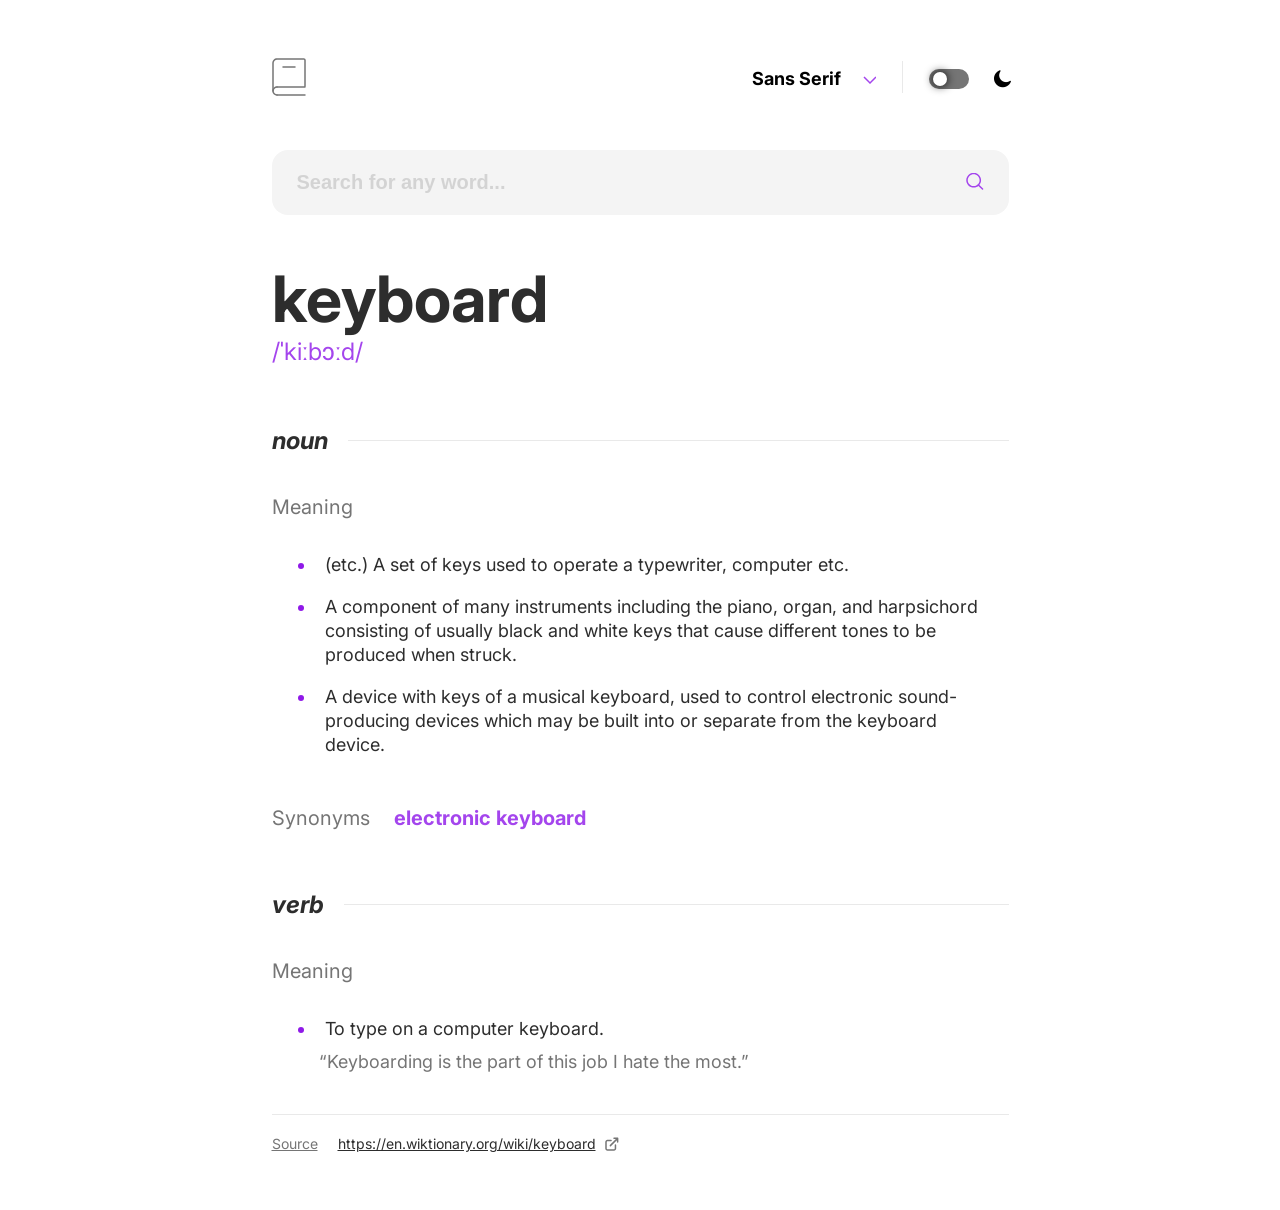
<file: index.html>
<!DOCTYPE html>
<html lang="en">
<head>
    <meta charset="UTF-8">
    <meta http-equiv="X-UA-Compatible" content="IE=edge">
    <meta name="viewport" content="width=device-width, initial-scale=1.0">
    <link rel="stylesheet" href="https://cdnjs.cloudflare.com/ajax/libs/font-awesome/6.5.1/css/all.min.css" integrity="sha512-DTOQO9RWCH3ppGqcWaEA1BIZOC6xxalwEsw9c2QQeAIftl+Vegovlnee1c9QX4TctnWMn13TZye+giMm8e2LwA==" crossorigin="anonymous" referrerpolicy="no-referrer" />
    <link rel="stylesheet" href="assets/css/dictionary-styling.css">
    <link rel="stylesheet" href="assets/css/dictionary-styling-mobile.css">
    <title>Dictionary Web App</title>
</head>
<body>
    <!-- Header Bolumu -->
    <header class="top-bar container">
        <div class="left-side">
            <img src="assets/icons/iconoir_book.svg" alt="">
        </div>
        <div class="right-side">
            <div class="font-selector-container">
                <span class="font-family">
                    Sans Serif
                </span>
                <img src="assets/icons/arrow-down.svg" alt="">
                <div class="font-family-container">
                    <span class="font-type">Sans Serif</span>
                    <span class="font-type">Sans</span>
                    <span class="font-type">Mono</span>
                </div>
            </div>
            <div class="stick-container">
                <img src="assets/icons/stick.svg" alt="">
            </div>
            <div class="dark-theme-container">
                <label class="toggle" for="dark-theme-selector">
                    <input class="toggle-input" type="checkbox" id="dark-theme-selector">
                    <div class="toggle-fill">
                    </div>
                </label>
                <i class="fa-solid fa-moon"></i>
            </div>
        </div>
    </header>
    <!-- Search Bolumu -->
    <section class="search-container container">
        <form id="search-form">
            <input id="search" class="search-input" name="word" type="text" placeholder="Search for any word...">
            <button type="submit" class="search-btn">
                <img src="assets/icons/search-icon.svg" alt="">
            </button>
        </form>
    </section>
    <!-- Arama Sonucu Bolumu -->
    <section class="search-result-container container">
        <div class="search-result">
            <div class="search-result-text-container">
                <h2 class="result-text">keyboard</h2>
                <span class="result-pronunciation">/ˈkiːbɔːd/</span>
            </div>
        </div>
        <div class="word-type">
            <span id="noun" class="word-type-text">noun</span>
            <div class="line"></div>
        </div>
        <div class="meaning-container">
            <h3>Meaning</h3>
            <ul class="meaning-description-list">
                <li class="description-element">(etc.) A set of keys used to operate a typewriter, computer etc.</li>
                <li class="description-element">A component of many instruments including the piano, organ, and harpsichord consisting of usually black and white keys that cause different tones to be produced when struck.</li>
                <li class="description-element">A device with keys of a musical keyboard, used to control electronic sound-producing devices which may be built into or separate from the keyboard device.</li>
            </ul>
        </div>
        <div class="synonim-container">
            <span class="synonyms-title">Synonyms</span>
            <a href="#" class="synonyms-content">electronic keyboard</a>
        </div>
        <div class="word-type">
            <span class="word-type-text">verb</span>
            <div class="line"></div>
        </div>
        <div class="meaning-container">
            <h3>Meaning</h3>
            <ul class="meaning-description-list">
                <li class="description-element">To type on a computer keyboard.</li>
            </ul>
            <span class="example">“Keyboarding is the part of this job I hate the most.”</span>
        </div>
        <div class="line last-line"></div>
        <div class="source-container">
            <span class="source-title">Source</span>
            <div class="source-link-container">
                <a class="source-link" target="_blank" href="https://en.wiktionary.org/wiki/keyboard">https://en.wiktionary.org/wiki/keyboard</a>
                <img src="assets/icons/source-link.svg" alt="">
            </div>
        </div>
    </section>

    <script src="assets/js/dictionary.js"></script>
    <script>
        function playAudio(){
            const audio = document.querySelector('#audio');
            audio.play();
        }
    </script>
</body>
</html>
</file>
<file: assets/css/dictionary-styling.css>
@import url('https://fonts.googleapis.com/css2?family=Inconsolata:wght@400;700&family=Inter:wght@400;700&family=Lora:wght@400;700&display=swap');

*,*::after,*::before{
    padding: 0;
    margin: 0;
    box-sizing: border-box;
}

body{
    font-family: 'Inter', sans-serif;
    margin-top: 58px;
    margin-bottom: 58px;
}

.container{
    width: 737px;
    margin: auto;
}

/*  HEADER BOLUMU */
.top-bar{
    display: flex;
    justify-content: space-between;
    align-items: center;
}

.right-side{
    display: flex;
    align-items: center;
}

.font-family , .font-selector-container > img{
    cursor: pointer;
}

.dark-theme-container{
    display: flex;
    width: 80px;
    justify-items: center;
    justify-content: space-between;
}

.font-family{
    padding-right:18px;
    font-size: 18px;
    line-height: 24px;
    font-weight: 700;
}

.stick-container{
    margin: 0px 26px;
}

.toggle{
    width: 40px;
    height: 20px;
    border-radius: 10px;
    display: inline-block;
    cursor: pointer;
}
.toggle-input{
    display: none;
}
.toggle-fill{
    position: relative;
    width: 40px;
    height: 20px;
    border-radius: 20px;
    background: #757575;
    transition: background .25s ease;
}

.toggle-fill::after{
    content: "";
    position: absolute;
    top: 3.4px;
    left: 4px;
    height: 14px;
    width: 14px;
    background: #ffff;
    box-shadow: 0 0 10px rgba(0,0,0.25);
    border-radius: 50%;
    transition: transform .5s;
}

.toggle-input:checked ~ .toggle-fill::after{
    transform: translateX(19px);
}

.fa-moon{
    transform: rotate(-25deg);
    font-size: 20px;
}

/* Search Bolumu */
.search-container{
    margin-top: 50px;
    position: relative;
}

.search-container input{
    width: 100%;
    border-radius: 16px;
    background: #F4F4F4;
    padding: 20px 24px;
    border: none;
    color: #2D2D2D;
    font-size: 20px;
    font-weight: 700;
    border: 1px solid transparent;
}

.search-container input::placeholder{
    opacity: 0.25;
}

.search-container input:focus{
    outline: #A445ED;
    border: 1px solid #A445ED ;
}

.search-btn{
    position: absolute;
    top: 50%;
    padding: 25px;
    right: 0px;
    transform: translateY(-50%);
    border: none;
    background: transparent;
    cursor: pointer;
}

/* Arama Sonucu Bolumu */

.search-result-container{
    margin-top: 45px;
}

.search-result{
    display: flex;
    justify-content: space-between;
    align-items: center;
}

.result-text{
    color: #2D2D2D;
    font-feature-settings: 'clig' off, 'liga' off;
    font-size: 64px;
    font-weight: 700;
}

.result-pronunciation{
    margin-top: 8px;
    color: #A445ED;
    font-feature-settings: 'clig' off, 'liga' off;
    font-size: 24px;
}

.voiceover{
    cursor: pointer;
    background-color: transparent;
    border: none;
    background-image: url('../icons/voice-icon.svg');
    width: 75px;
    height: 75px;
    transition: background-image .15s ease;
}

.word-type{
    margin-top: 60px;
    display: flex;
    align-items: center;
}

.word-type-text{
    color:#2D2D2D;
    font-size: 24px;
    font-style: italic;
    font-weight: 700;
    margin-right: 20px;
}

.line{
    height: 1px;
    background: #E9E9E9;
    width: 100%;
}

.meaning-container{
    margin-top: 40px;
}

.meaning-container h3 {
    color: #757575;
    font-feature-settings: 'clig' off, 'liga' off;
    font-size: 20px;
    font-style: normal;
    font-weight: 400;
    line-height: normal;
}

.meaning-description-list{
    margin-top: 25px;
    padding-left: 44px;
}

.description-element{
    padding: 9px;
    color: #2D2D2D;
    font-feature-settings: 'clig' off, 'liga' off;
    font-size: 18px;
    line-height: 24px;
}

.description-element::marker{
    color: #8F19E8;
}

.synonim-container{
    margin-top: 40px;
}

.synonyms-title {
    color:#757575;
    font-feature-settings: 'clig' off, 'liga' off;
    font-size: 20px;
    margin-right: 20px;
}

.synonyms-content{
    color:#A445ED;
    font-size: 20px;
    font-weight: 700;
    text-decoration: none;
}

.example{
    margin-left: 47px;
    color:#757575;
    font-feature-settings: 'clig' off, 'liga' off;
    font-size: 18px;
    line-height: 24px;
}

.last-line{
    margin-top: 40px;
}

.source-container{
    margin-top: 20px;
    display: flex;
    align-items: center;
}

.source-title{
    color: #757575;
    font-feature-settings: 'clig' off, 'liga' off;
    font-size: 14px;
    text-decoration-line: underline;
    margin-right: 20px;
}

.source-link-container{
    display: flex;
    align-items: center;
}

.source-link{
    color:#2D2D2D;
    font-size: 14px;
    text-decoration-line: underline;
    margin-right: 9px;
}

/* Hover Effects */

.voiceover:hover{
    background-image: url('../icons/voice-icon-hover.svg');
}

.toggle-fill:hover{
    background: #A445ED;
}

.synonyms-content:hover{
    text-decoration: underline;
}

.font-selector-container{
    position: relative;
}

.font-family-container{
    display: flex;
    flex-direction: column;
    justify-content: space-around;
    opacity: 0;
    position: absolute;
    border-radius: 16px;
    background: #FFF;
    box-shadow: 0px 5px 30px 0px rgba(0, 0, 0, 0.10);
    padding: 24px 63px 24px 24px;
    z-index: -1;
    height: auto;
    top: 38px;
    left: -55px;
    transition: all 1s ease;
    gap: 16px;
}

.font-selector-container:hover .font-family-container , .font-family-container:hover{
    z-index: 999;
    opacity: 1;
}

.font-type{
    color:#2D2D2D;
    font-size: 18px;
    font-weight: 700;
    line-height: 24px;
    transition: color .3s ease;
    cursor: pointer;
}

.font-type:hover{
    color: #A445ED;
}

/* No Definition Found */

.no-found{
    text-align: center;
    font-weight: 700;
    font-size: 24px;
    margin-bottom: 30px;
}

.message{
    opacity: .5;
    text-align: center;
}

.no-found-icon{
    font-size: 70px;
    text-align: center;
    margin-bottom: 30px;
}
</file>
<file: assets/css/dictionary-styling-mobile.css>
@media(width <= 600px){
    body{
        margin-top: 24px;
        margin-bottom: 24px;
    }
    .container{
        width: 375px;
    }
    .stick-container{
        margin: 0 16px;
    }
    .search-result-container{
        margin-top: 24px;
    }
    .search-container{
        margin-top: 24px;
    }
    .search-container input{
        font-size: 16px;
    }
    .word-type{
        margin-top: 24px;
    }
    .result-text{
        font-size: 32px;
    }
    .result-pronunciation{
        font-size: 18px;
    }
    .voiceover{
        width: 48px;
        height: 48px;
        background-size: contain;
    }
    .meaning-container{
        margin-top: 32px;
    }
    .word-type-text{
        font-size: 18px;
    }
    .meaning-container h3{
        font-size: 16px;
    }
    .description-element{
        font-size: 15px;
    }
    .meaning-description-list{
        padding-left: 25px;
        margin-top: 17px;
    }
    .synonim-container{
        margin-top: 24px;
    }
    .word-type{
        margin-top: 33px;
    }
    .synonyms-title{
        font-size: 16px;
    }
    .synonyms-content{
        font-size: 16px;
    }
    .example{
        font-size: 15px;
    }
    .last-line{
        margin-top: 32px;
    }
    .source-container{
        margin-top: 24px;
    }
}
</file>
